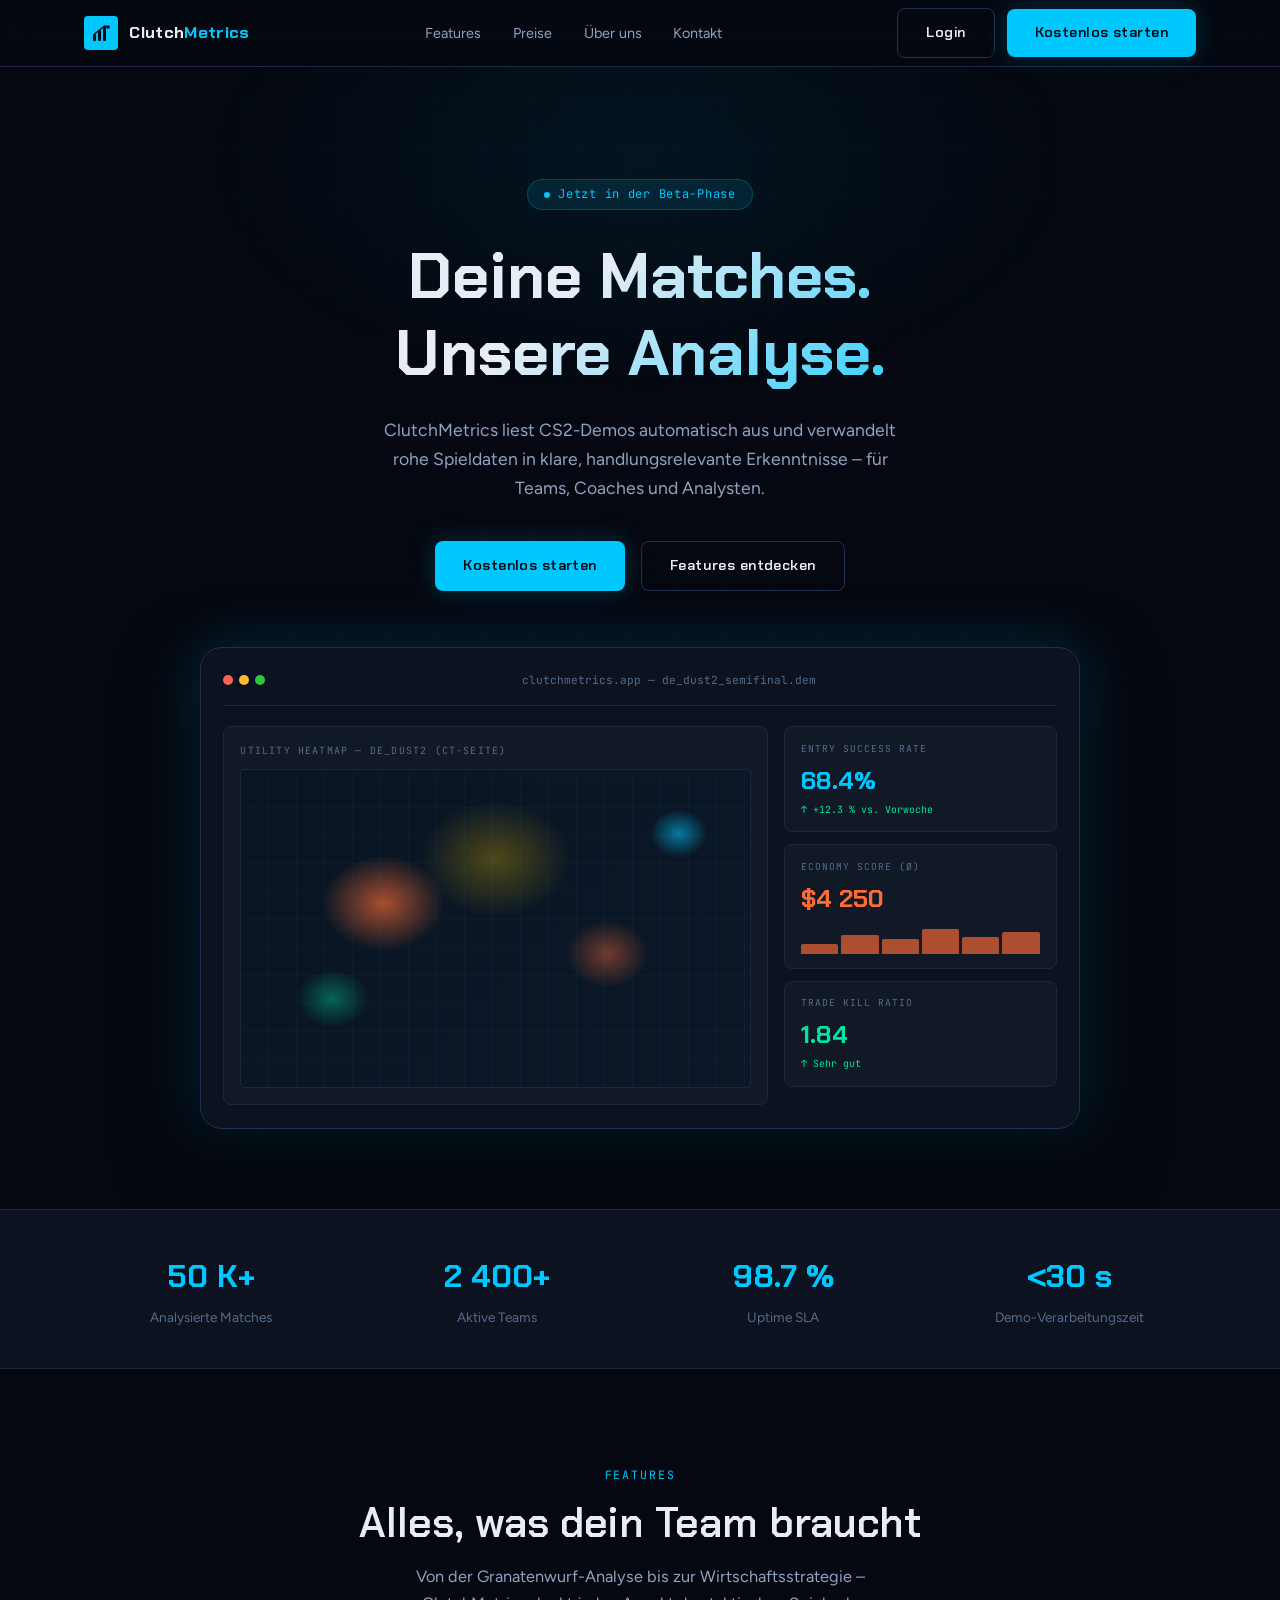
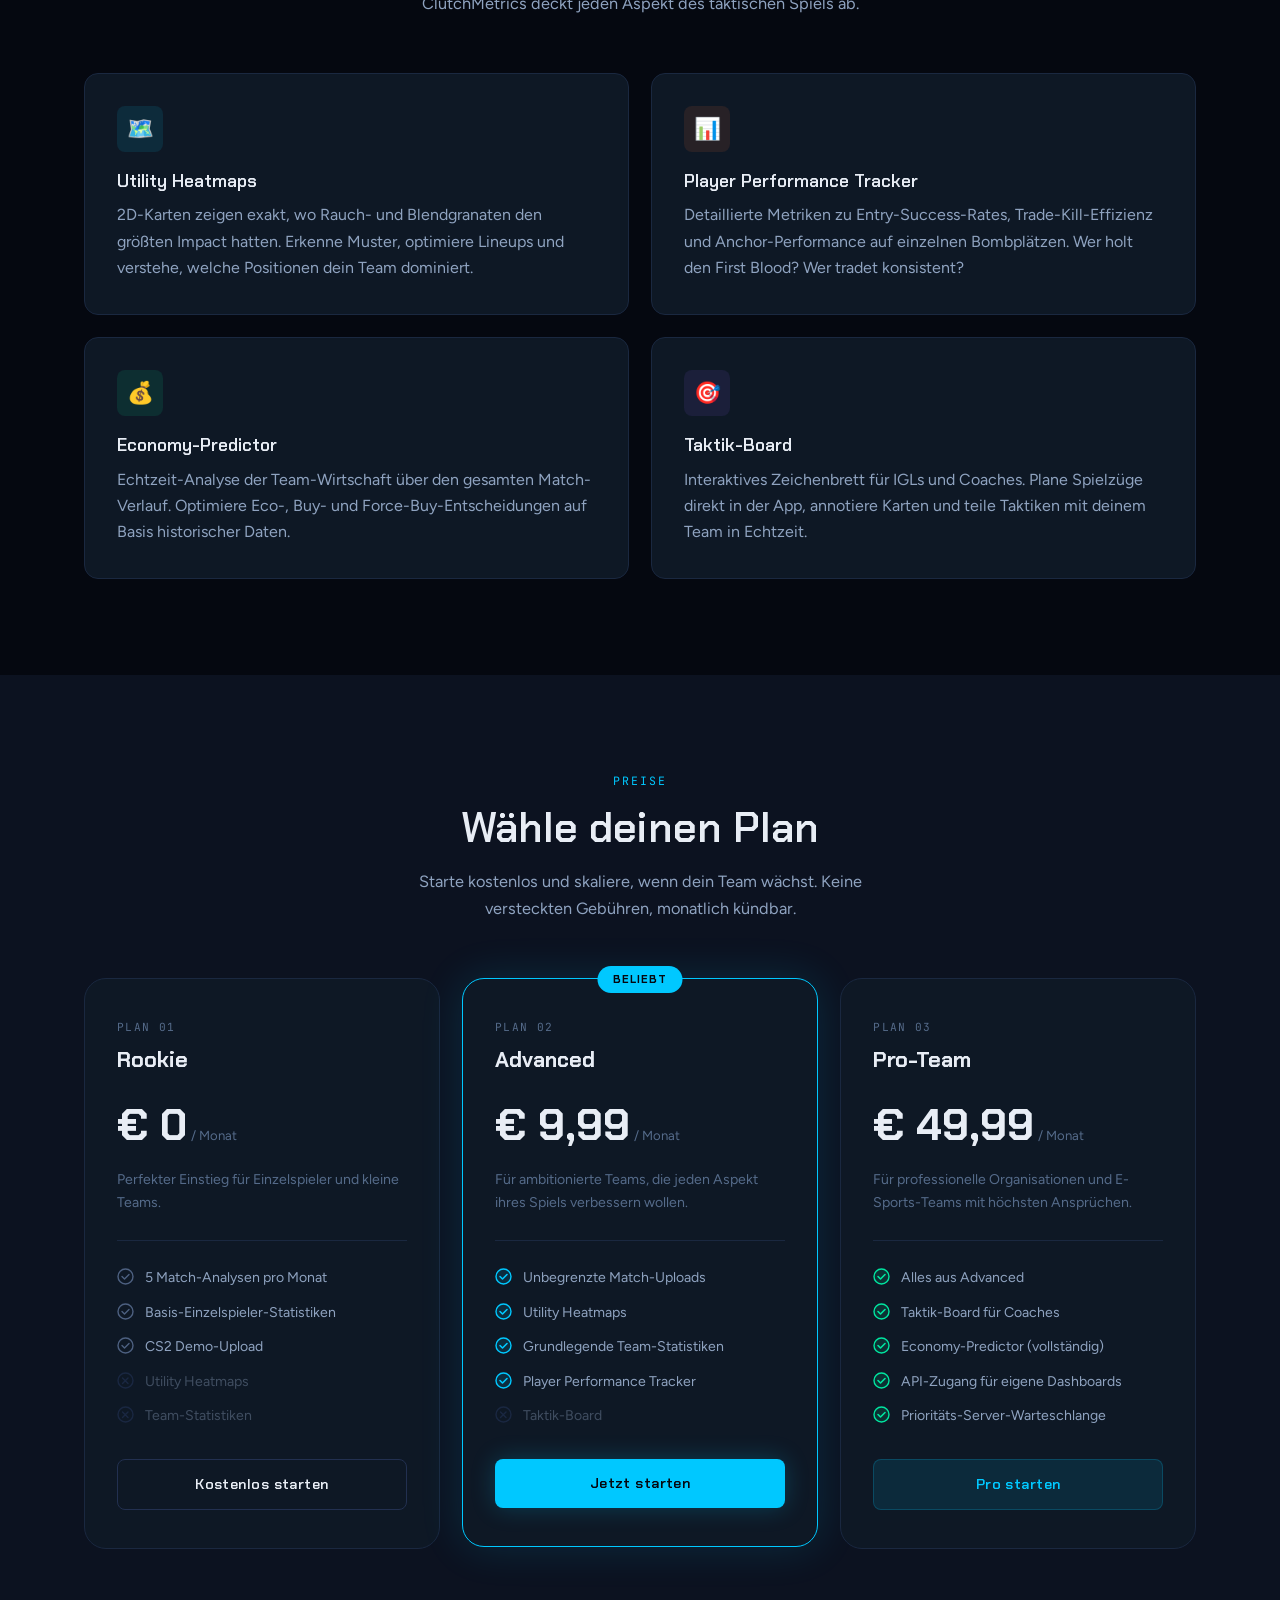
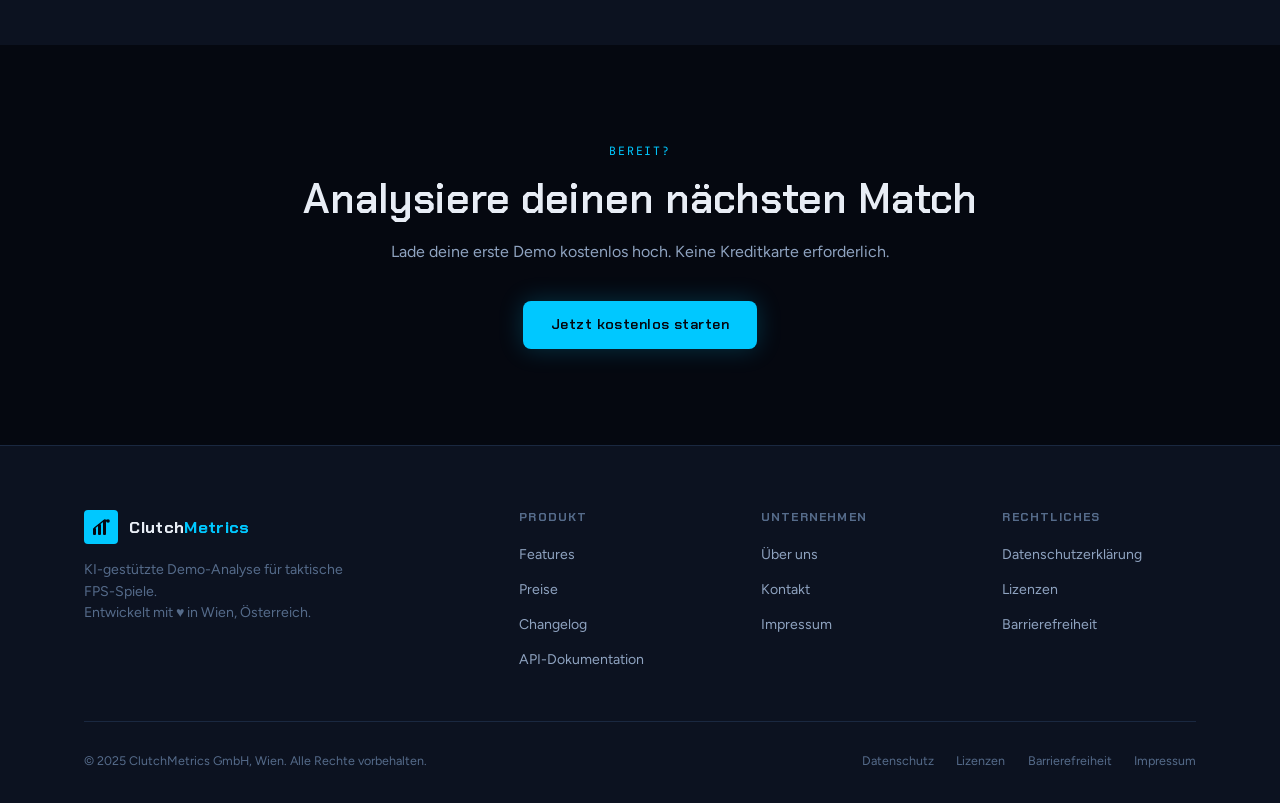
<file: index.html>
<!DOCTYPE html>
<html lang="de">
<head>
    <meta charset="UTF-8">
    <meta name="viewport" content="width=device-width, initial-scale=1.0">
    <title>ClutchMetrics – KI-Analyse für taktische FPS-Spiele</title>
    <meta name="description" content="ClutchMetrics analysiert CS2-Demos automatisch und liefert Heatmaps, Performance-Tracking und Economy-Prognosen für ambitionierte Teams und Coaches.">

    <!--
        MEDIEN & LIZENZEN (Aufgabe 2):
        - Schriftarten: Google Fonts (Chakra Petch, Figtree, JetBrains Mono)
          Lizenz: SIL Open Font License 1.1 (OFL) – kostenlose kommerzielle Nutzung erlaubt
          Quelle: https://fonts.google.com
          Urheber: Chakra Petch – Jayson Thailand; Figtree – Erik Kennedy; JetBrains Mono – JetBrains
        - Icons / Grafiken: Alle SVGs selbst erstellt (inline), kein Drittanbieter-Urheber
        - Fotos: keine externen Bilder verwendet; Mockup ist CSS/SVG-generiert
        Hinweis: KI-generierter Code erstellt durch Claude (Anthropic) – Claude Sonnet 4.6
    -->
    <link rel="preconnect" href="https://fonts.googleapis.com">
    <link rel="preconnect" href="https://fonts.gstatic.com" crossorigin>
    <link href="https://fonts.googleapis.com/css2?family=Chakra+Petch:wght@400;600;700&family=Figtree:wght@300;400;500;600&family=JetBrains+Mono:wght@400;500&display=swap" rel="stylesheet">

    <style>
        /* ============================================================
           CSS DESIGN SYSTEM — ClutchMetrics
           Tool: Claude (Anthropic) — claude-sonnet-4-6
        ============================================================ */
        :root {
            --bg-base:      #050810;
            --bg-surface:   #0c1220;
            --bg-elevated:  #111927;
            --bg-card:      #0e1825;

            --border-subtle:  #1a2840;
            --border-default: #223050;
            --border-bright:  #2d4070;

            --accent-cyan:       #00c8ff;
            --accent-cyan-dim:   rgba(0, 200, 255, 0.10);
            --accent-cyan-glow:  rgba(0, 200, 255, 0.22);
            --accent-orange:     #ff6b35;
            --accent-orange-dim: rgba(255, 107, 53, 0.10);
            --accent-green:      #00e5a0;
            --accent-green-dim:  rgba(0, 229, 160, 0.10);

            /* WCAG AA: alle Texte ≥ 4.5:1 auf bg-base */
            --text-primary:   #e8edf5;   /* ~17:1 on bg-base */
            --text-secondary: #8fa3c0;   /* ~5.8:1 on bg-base */
            --text-muted:     #556b8a;   /* ~3.5:1 – nur für large text / dekorativ */
            --text-on-accent: #050810;   /* für Buttons mit hellem BG */

            --font-display: 'Chakra Petch', sans-serif;
            --font-body:    'Figtree', sans-serif;
            --font-mono:    'JetBrains Mono', monospace;

            --r-sm: 4px;
            --r-md: 8px;
            --r-lg: 14px;
            --r-xl: 22px;
        }

        /* ===== RESET ===== */
        *, *::before, *::after { box-sizing: border-box; margin: 0; padding: 0; }
        html { scroll-behavior: smooth; }
        body {
            background: var(--bg-base);
            color: var(--text-primary);
            font-family: var(--font-body);
            font-size: 16px;
            line-height: 1.65;
            overflow-x: hidden;
        }

        /* Grid-Textur */
        body::before {
            content: '';
            position: fixed;
            inset: 0;
            background-image:
                linear-gradient(rgba(0,200,255,.025) 1px, transparent 1px),
                linear-gradient(90deg, rgba(0,200,255,.025) 1px, transparent 1px);
            background-size: 48px 48px;
            pointer-events: none;
            z-index: 0;
        }

        /* ===== ACCESSIBILITY ===== */
        /* Skip Link (WCAG 2.4.1) */
        .skip-link {
            position: absolute;
            top: -120%;
            left: 1rem;
            background: var(--accent-cyan);
            color: var(--text-on-accent);
            padding: .7rem 1.4rem;
            border-radius: var(--r-md);
            font-family: var(--font-body);
            font-weight: 600;
            font-size: .95rem;
            text-decoration: none;
            z-index: 9999;
            transition: top .2s;
        }
        .skip-link:focus { top: 1rem; }

        /* Focus-Ring (WCAG 2.4.11) */
        :focus-visible {
            outline: 2px solid var(--accent-cyan);
            outline-offset: 3px;
            border-radius: var(--r-sm);
        }

        /* ===== TYPOGRAPHY ===== */
        h1,h2,h3,h4,h5,h6 {
            font-family: var(--font-display);
            line-height: 1.2;
            color: var(--text-primary);
        }
        h1 { font-size: clamp(2.4rem, 5vw, 4.2rem); font-weight: 700; }
        h2 { font-size: clamp(1.7rem, 3.5vw, 2.6rem); font-weight: 600; }
        h3 { font-size: clamp(1.1rem, 2vw, 1.45rem); font-weight: 600; }
        p  { color: var(--text-secondary); }
        a  { color: var(--accent-cyan); text-decoration: none; }
        a:hover { text-decoration: underline; }

        /* ===== LAYOUT ===== */
        .container {
            max-width: 1160px;
            margin: 0 auto;
            padding: 0 1.5rem;
            position: relative;
            z-index: 1;
        }
        section { padding: 6rem 0; }

        /* ===== BUTTONS ===== */
        .btn {
            display: inline-flex;
            align-items: center;
            justify-content: center;
            gap: .5rem;
            padding: .78rem 1.75rem;
            border-radius: var(--r-md);
            font-family: var(--font-display);
            font-size: .9rem;
            font-weight: 600;
            letter-spacing: .03em;
            cursor: pointer;
            border: none;
            text-decoration: none;
            transition: all .2s ease;
            white-space: nowrap;
        }
        .btn:hover { text-decoration: none; transform: translateY(-1px); }
        .btn:active { transform: translateY(0); }

        .btn-primary {
            background: var(--accent-cyan);
            color: var(--text-on-accent);
            box-shadow: 0 0 24px var(--accent-cyan-glow);
        }
        .btn-primary:hover {
            background: #29d3ff;
            box-shadow: 0 0 36px rgba(0,200,255,.4);
            color: var(--text-on-accent);
        }
        .btn-outline {
            background: transparent;
            color: var(--text-primary);
            border: 1px solid var(--border-default);
        }
        .btn-outline:hover {
            border-color: var(--accent-cyan);
            color: var(--accent-cyan);
        }
        .btn-ghost {
            background: var(--accent-cyan-dim);
            color: var(--accent-cyan);
            border: 1px solid rgba(0,200,255,.2);
        }
        .btn-ghost:hover { background: rgba(0,200,255,.18); }

        /* ===== SECTION LABEL ===== */
        .section-label {
            display: block;
            font-family: var(--font-mono);
            font-size: .72rem;
            color: var(--accent-cyan);
            letter-spacing: .16em;
            text-transform: uppercase;
            margin-bottom: .9rem;
        }

        /* ===== HEADER ===== */
        .site-header {
            position: sticky;
            top: 0;
            z-index: 200;
            background: rgba(5,8,16,.88);
            backdrop-filter: blur(18px);
            -webkit-backdrop-filter: blur(18px);
            border-bottom: 1px solid var(--border-subtle);
        }
        .nav-inner {
            display: flex;
            align-items: center;
            justify-content: space-between;
            height: 66px;
            gap: 1.5rem;
        }

        /* Logo */
        .nav-logo {
            display: flex;
            align-items: center;
            gap: .7rem;
            text-decoration: none;
            color: var(--text-primary);
            flex-shrink: 0;
        }
        .nav-logo:hover { text-decoration: none; }
        .logo-box {
            width: 34px; height: 34px;
            background: var(--accent-cyan);
            border-radius: var(--r-sm);
            display: flex; align-items: center; justify-content: center;
        }
        .logo-wordmark {
            font-family: var(--font-display);
            font-size: 1.05rem;
            font-weight: 700;
            letter-spacing: .02em;
        }
        .logo-wordmark span { color: var(--accent-cyan); }

        /* Nav links */
        .nav-links {
            display: flex;
            align-items: center;
            gap: .1rem;
            list-style: none;
        }
        .nav-links a {
            padding: .45rem .95rem;
            color: var(--text-secondary);
            font-size: .9rem;
            border-radius: var(--r-sm);
            transition: color .2s, background .2s;
        }
        .nav-links a:hover {
            color: var(--text-primary);
            background: rgba(255,255,255,.05);
            text-decoration: none;
        }

        .nav-actions { display: flex; align-items: center; gap: .75rem; }

        /* Mobile toggle */
        .nav-toggle {
            display: none;
            background: none;
            border: 1px solid var(--border-default);
            color: var(--text-primary);
            padding: .45rem .55rem;
            border-radius: var(--r-sm);
            cursor: pointer;
        }
        @media (max-width: 820px) {
            .nav-links, .nav-actions { display: none; }
            .nav-toggle { display: flex; align-items: center; }
            .nav-links.open {
                display: flex; flex-direction: column; align-items: stretch;
                position: absolute; top: 66px; left: 0; right: 0;
                background: var(--bg-surface);
                border-bottom: 1px solid var(--border-subtle);
                padding: 1rem 1.5rem; gap: .2rem;
            }
        }

        /* ===== HERO ===== */
        .hero {
            padding: 7rem 0 5rem;
            position: relative;
            overflow: hidden;
        }
        .hero-glow {
            position: absolute;
            top: -160px; left: 50%;
            transform: translateX(-50%);
            width: 900px; height: 500px;
            background: radial-gradient(ellipse, rgba(0,200,255,.07) 0%, transparent 68%);
            pointer-events: none;
        }
        .hero-content { max-width: 740px; margin: 0 auto; text-align: center; }

        .hero-eyebrow {
            display: inline-flex; align-items: center; gap: .5rem;
            background: var(--accent-cyan-dim);
            border: 1px solid rgba(0,200,255,.22);
            border-radius: 100px;
            padding: .3rem 1rem;
            margin-bottom: 1.8rem;
            font-family: var(--font-mono);
            font-size: .75rem;
            color: var(--accent-cyan);
            letter-spacing: .06em;
        }
        .hero-eyebrow .dot {
            width: 6px; height: 6px;
            background: var(--accent-cyan);
            border-radius: 50%;
            animation: blink 2s infinite;
        }
        @keyframes blink {
            0%,100% { opacity: 1; } 50% { opacity: .4; }
        }

        .hero h1 {
            margin-bottom: 1.4rem;
            background: linear-gradient(140deg, #e8edf5 40%, var(--accent-cyan) 100%);
            -webkit-background-clip: text;
            -webkit-text-fill-color: transparent;
            background-clip: text;
        }
        .hero-sub {
            font-size: 1.1rem;
            max-width: 540px; margin: 0 auto 2.4rem;
            color: var(--text-secondary);
        }
        .hero-actions {
            display: flex; gap: 1rem;
            justify-content: center; flex-wrap: wrap;
            margin-bottom: 3.5rem;
        }

        /* Mockup */
        .hero-mockup {
            max-width: 880px; margin: 0 auto;
            background: var(--bg-surface);
            border: 1px solid var(--border-default);
            border-radius: var(--r-xl);
            padding: 1.4rem;
            box-shadow: 0 32px 80px rgba(0,0,0,.55), 0 0 60px var(--accent-cyan-glow);
            overflow: hidden;
        }
        .mockup-bar {
            display: flex; align-items: center; gap: 1rem;
            margin-bottom: 1.25rem;
            padding-bottom: 1rem;
            border-bottom: 1px solid var(--border-subtle);
        }
        .mockup-dots { display: flex; gap: 6px; }
        .mockup-dots span {
            display: block; width: 10px; height: 10px; border-radius: 50%;
        }
        .mockup-dots span:nth-child(1) { background: #ff5f57; }
        .mockup-dots span:nth-child(2) { background: #febc2e; }
        .mockup-dots span:nth-child(3) { background: #28c840; }
        .mockup-tab {
            font-family: var(--font-mono); font-size: .7rem;
            color: var(--text-muted); flex: 1; text-align: center;
        }
        .mockup-layout {
            display: grid; grid-template-columns: 2fr 1fr; gap: 1rem;
        }
        @media (max-width: 600px) { .mockup-layout { grid-template-columns: 1fr; } }

        /* Heatmap vis */
        .mockup-panel {
            background: var(--bg-elevated);
            border: 1px solid var(--border-subtle);
            border-radius: var(--r-md); padding: 1rem;
        }
        .panel-label {
            font-family: var(--font-mono); font-size: .62rem;
            color: var(--text-muted); text-transform: uppercase;
            letter-spacing: .12em; margin-bottom: .6rem;
        }
        .heatmap-vis {
            width: 100%; aspect-ratio: 4/2.5;
            background:
                radial-gradient(ellipse 90px 70px at 28% 42%, rgba(255,107,53,.65) 0%, transparent 68%),
                radial-gradient(ellipse 60px 50px at 72% 58%, rgba(255,107,53,.42) 0%, transparent 68%),
                radial-gradient(ellipse 110px 85px at 50% 28%, rgba(255,200,0,.28) 0%, transparent 68%),
                radial-gradient(ellipse 42px 35px at 86% 20%, rgba(0,200,255,.55) 0%, transparent 68%),
                radial-gradient(ellipse 52px 42px at 18% 72%, rgba(0,229,160,.38) 0%, transparent 68%),
                linear-gradient(135deg, #091522, #0c1828);
            border-radius: var(--r-sm);
            border: 1px solid var(--border-subtle);
            position: relative; overflow: hidden;
        }
        .heatmap-vis::after {
            content: '';
            position: absolute; inset: 0;
            background:
                repeating-linear-gradient(0deg, transparent, transparent 27px, rgba(0,200,255,.04) 27px, rgba(0,200,255,.04) 28px),
                repeating-linear-gradient(90deg, transparent, transparent 27px, rgba(0,200,255,.04) 27px, rgba(0,200,255,.04) 28px);
        }

        /* Stat cards */
        .mockup-stats { display: flex; flex-direction: column; gap: .75rem; }
        .stat-tile {
            background: var(--bg-elevated);
            border: 1px solid var(--border-subtle);
            border-radius: var(--r-md); padding: .85rem 1rem;
        }
        .stat-tile-label {
            font-family: var(--font-mono); font-size: .6rem;
            color: var(--text-muted); text-transform: uppercase;
            letter-spacing: .1em; margin-bottom: .25rem;
        }
        .stat-tile-val {
            font-family: var(--font-display); font-size: 1.55rem; font-weight: 700;
        }
        .val-cyan   { color: var(--accent-cyan); }
        .val-orange { color: var(--accent-orange); }
        .val-green  { color: var(--accent-green); }
        .stat-delta {
            font-family: var(--font-mono); font-size: .62rem;
            color: var(--accent-green);
        }
        .mini-bars {
            display: flex; align-items: flex-end; gap: 3px; height: 28px; margin-top: .4rem;
        }
        .mini-bar {
            flex: 1; background: var(--accent-orange);
            border-radius: 2px 2px 0 0; opacity: .65;
        }

        /* ===== STATS STRIP ===== */
        .stats-strip {
            padding: 2.5rem 0;
            background: var(--bg-surface);
            border-top: 1px solid var(--border-subtle);
            border-bottom: 1px solid var(--border-subtle);
        }
        .stats-inner {
            display: grid; grid-template-columns: repeat(4, 1fr);
            gap: 2rem; text-align: center;
        }
        @media (max-width: 580px) { .stats-inner { grid-template-columns: repeat(2, 1fr); } }
        .strip-val {
            display: block;
            font-family: var(--font-display); font-size: 2rem; font-weight: 700;
            color: var(--accent-cyan);
        }
        .strip-desc { font-size: .85rem; color: var(--text-muted); margin-top: .2rem; }

        /* ===== FEATURES ===== */
        .section-header { text-align: center; margin-bottom: 3.5rem; }
        .section-header h2 { margin-bottom: .9rem; }
        .section-header p  { max-width: 500px; margin: 0 auto; font-size: 1.02rem; }

        .features-grid {
            display: grid; grid-template-columns: repeat(2, 1fr); gap: 1.4rem;
        }
        @media (max-width: 680px) { .features-grid { grid-template-columns: 1fr; } }

        .feat-card {
            background: var(--bg-card);
            border: 1px solid var(--border-subtle);
            border-radius: var(--r-lg); padding: 2rem;
            transition: border-color .25s, transform .25s;
        }
        .feat-card:hover { border-color: var(--border-bright); transform: translateY(-2px); }

        .feat-icon {
            width: 46px; height: 46px;
            border-radius: var(--r-md);
            display: flex; align-items: center; justify-content: center;
            margin-bottom: 1.2rem; font-size: 1.35rem;
        }
        .ic-cyan   { background: var(--accent-cyan-dim); }
        .ic-orange { background: var(--accent-orange-dim); }
        .ic-green  { background: var(--accent-green-dim); }
        .ic-purple { background: rgba(139,92,246,.1); }
        .feat-card h3 { margin-bottom: .65rem; font-size: 1.1rem; }

        /* ===== PRICING ===== */
        .pricing-bg { background: var(--bg-surface); }
        .pricing-grid {
            display: grid; grid-template-columns: repeat(3,1fr); gap: 1.4rem;
            align-items: start;
        }
        @media (max-width: 840px) {
            .pricing-grid { grid-template-columns: 1fr; max-width: 420px; margin: 0 auto; }
        }

        .plan-card {
            background: var(--bg-card);
            border: 1px solid var(--border-subtle);
            border-radius: var(--r-xl); padding: 2.4rem 2rem;
            position: relative;
        }
        .plan-card.featured {
            border-color: var(--accent-cyan);
            box-shadow: 0 0 44px rgba(0,200,255,.14);
        }
        .plan-badge {
            position: absolute; top: -13px; left: 50%; transform: translateX(-50%);
            background: var(--accent-cyan); color: var(--text-on-accent);
            font-family: var(--font-display); font-size: .68rem; font-weight: 700;
            letter-spacing: .1em; text-transform: uppercase;
            padding: .28rem .95rem; border-radius: 100px; white-space: nowrap;
        }

        .plan-tier {
            font-family: var(--font-mono); font-size: .7rem;
            color: var(--text-muted); letter-spacing: .12em; text-transform: uppercase;
            margin-bottom: .45rem;
        }
        .plan-name {
            font-family: var(--font-display); font-size: 1.35rem; font-weight: 700;
            margin-bottom: .7rem;
        }
        .plan-price { margin-bottom: .4rem; }
        .price-big {
            font-family: var(--font-display); font-size: 2.7rem; font-weight: 700;
        }
        .price-per { font-size: .82rem; color: var(--text-muted); }
        .plan-desc {
            font-size: .88rem; color: var(--text-muted);
            margin-bottom: 1.6rem; padding-bottom: 1.6rem;
            border-bottom: 1px solid var(--border-subtle);
        }
        .plan-features {
            list-style: none; display: flex; flex-direction: column;
            gap: .7rem; margin-bottom: 2rem;
        }
        .plan-features li {
            display: flex; align-items: flex-start; gap: .7rem;
            font-size: .88rem; color: var(--text-secondary);
        }
        .plan-features li.off { opacity: .38; }
        .chk { width: 17px; height: 17px; flex-shrink: 0; margin-top: 2px; }
        .plan-cta { width: 100%; }

        /* ===== CTA BANNER ===== */
        .cta-banner {
            text-align: center; padding: 6rem 0;
        }
        .cta-banner h2 { margin-bottom: .9rem; }
        .cta-banner p  { margin-bottom: 2.2rem; }

        /* ===== FOOTER ===== */
        .site-footer {
            background: var(--bg-surface);
            border-top: 1px solid var(--border-subtle);
            padding: 4rem 0 2rem;
        }
        .footer-grid {
            display: grid; grid-template-columns: 2fr 1fr 1fr 1fr;
            gap: 3rem; margin-bottom: 3rem;
        }
        @media (max-width: 760px) { .footer-grid { grid-template-columns: 1fr 1fr; } }
        @media (max-width: 480px) { .footer-grid { grid-template-columns: 1fr; } }

        .footer-brand p {
            font-size: .88rem; color: var(--text-muted);
            margin-top: .9rem; max-width: 260px; line-height: 1.55;
        }
        .footer-col h4 {
            font-family: var(--font-display); font-size: .75rem;
            letter-spacing: .1em; text-transform: uppercase;
            color: var(--text-muted); margin-bottom: 1rem;
        }
        .footer-col ul { list-style: none; display: flex; flex-direction: column; gap: .55rem; }
        .footer-col ul a {
            font-size: .88rem; color: var(--text-secondary);
            transition: color .2s;
        }
        .footer-col ul a:hover { color: var(--accent-cyan); text-decoration: none; }

        .footer-bottom {
            border-top: 1px solid var(--border-subtle);
            padding-top: 1.8rem;
            display: flex; justify-content: space-between;
            align-items: center; flex-wrap: wrap; gap: 1rem;
        }
        .footer-bottom p { font-size: .78rem; color: var(--text-muted); }
        .footer-legal { display: flex; gap: 1.4rem; flex-wrap: wrap; }
        .footer-legal a { font-size: .78rem; color: var(--text-muted); }
        .footer-legal a:hover { color: var(--accent-cyan); }

        /* ===== REDUCED MOTION ===== */
        @media (prefers-reduced-motion: reduce) {
            *, *::before, *::after { animation: none !important; transition: none !important; }
            html { scroll-behavior: auto; }
        }
    </style>
</head>
<body>

    <!-- Skip Link (WCAG 2.4.1) -->
    <a class="skip-link" href="#main-content">Zum Hauptinhalt springen</a>

    <!-- ================================================================
         HEADER
    ================================================================ -->
    <header class="site-header" role="banner">
        <div class="container">
            <nav class="nav-inner" role="navigation" aria-label="Hauptnavigation">

                <a href="index.html" class="nav-logo" aria-label="ClutchMetrics – zur Startseite">
                    <div class="logo-box" aria-hidden="true">
                        <svg width="20" height="20" viewBox="0 0 20 20" fill="none">
                            <rect x="2"  y="11" width="3" height="7" rx="1" fill="#050810"/>
                            <rect x="7"  y="7"  width="3" height="11" rx="1" fill="#050810"/>
                            <rect x="12" y="3"  width="3" height="15" rx="1" fill="#050810"/>
                            <circle cx="17" cy="4" r="1.8" fill="#050810"/>
                            <polyline points="3.5,11 8.5,7 13.5,3 17,4"
                                      stroke="#050810" stroke-width="1.4" fill="none"
                                      stroke-linecap="round" stroke-linejoin="round"/>
                        </svg>
                    </div>
                    <span class="logo-wordmark">Clutch<span>Metrics</span></span>
                </a>

                <button class="nav-toggle"
                        aria-expanded="false"
                        aria-controls="primary-nav"
                        aria-label="Navigation öffnen">
                    <svg width="20" height="20" viewBox="0 0 20 20" fill="none" aria-hidden="true">
                        <path d="M2 5h16M2 10h16M2 15h16"
                              stroke="currentColor" stroke-width="1.8" stroke-linecap="round"/>
                    </svg>
                </button>

                <ul class="nav-links" id="primary-nav" role="list">
                    <li><a href="#features">Features</a></li>
                    <li><a href="#pricing">Preise</a></li>
                    <li><a href="about.html">Über uns</a></li>
                    <li><a href="contact.html">Kontakt</a></li>
                </ul>

                <div class="nav-actions">
                    <a href="#pricing" class="btn btn-outline">Login</a>
                    <a href="#pricing" class="btn btn-primary">Kostenlos starten</a>
                </div>

            </nav>
        </div>
    </header>

    <!-- ================================================================
         MAIN
    ================================================================ -->
    <main id="main-content" tabindex="-1">

        <!-- HERO -->
        <section class="hero" aria-labelledby="hero-h1">
            <div class="hero-glow" aria-hidden="true"></div>
            <div class="container">
                <div class="hero-content">
                    <div class="hero-eyebrow" role="text" aria-label="Status: Jetzt in der Beta-Phase">
                        <span class="dot" aria-hidden="true"></span>
                        Jetzt in der Beta-Phase
                    </div>

                    <h1 id="hero-h1">Deine Matches.<br>Unsere Analyse.</h1>

                    <p class="hero-sub">
                        ClutchMetrics liest CS2-Demos automatisch aus und verwandelt
                        rohe Spieldaten in klare, handlungsrelevante Erkenntnisse –
                        für Teams, Coaches und Analysten.
                    </p>

                    <div class="hero-actions">
                        <a href="#pricing" class="btn btn-primary">Kostenlos starten</a>
                        <a href="#features" class="btn btn-outline">Features entdecken</a>
                    </div>
                </div>

                <!-- Dekoratives App-Mockup – rein visuell, kein informativer Inhalt -->
                <div class="hero-mockup" aria-hidden="true" role="presentation">
                    <div class="mockup-bar">
                        <div class="mockup-dots">
                            <span></span><span></span><span></span>
                        </div>
                        <span class="mockup-tab">
                            clutchmetrics.app — de_dust2_semifinal.dem
                        </span>
                    </div>
                    <div class="mockup-layout">
                        <div class="mockup-panel">
                            <div class="panel-label">Utility Heatmap — de_dust2 (CT-Seite)</div>
                            <div class="heatmap-vis"></div>
                        </div>
                        <div class="mockup-stats">
                            <div class="stat-tile">
                                <div class="stat-tile-label">Entry Success Rate</div>
                                <div class="stat-tile-val val-cyan">68.4%</div>
                                <div class="stat-delta">↑ +12.3 % vs. Vorwoche</div>
                            </div>
                            <div class="stat-tile">
                                <div class="stat-tile-label">Economy Score (Ø)</div>
                                <div class="stat-tile-val val-orange">$4 250</div>
                                <div class="mini-bars">
                                    <div class="mini-bar" style="height:38%"></div>
                                    <div class="mini-bar" style="height:68%"></div>
                                    <div class="mini-bar" style="height:54%"></div>
                                    <div class="mini-bar" style="height:91%"></div>
                                    <div class="mini-bar" style="height:63%"></div>
                                    <div class="mini-bar" style="height:79%"></div>
                                </div>
                            </div>
                            <div class="stat-tile">
                                <div class="stat-tile-label">Trade Kill Ratio</div>
                                <div class="stat-tile-val val-green">1.84</div>
                                <div class="stat-delta">↑ Sehr gut</div>
                            </div>
                        </div>
                    </div>
                </div><!-- /hero-mockup -->
            </div>
        </section>

        <!-- STATS STRIP -->
        <div class="stats-strip" role="region" aria-label="Produktkennzahlen">
            <div class="container">
                <div class="stats-inner">
                    <div>
                        <span class="strip-val">50 K+</span>
                        <p class="strip-desc">Analysierte Matches</p>
                    </div>
                    <div>
                        <span class="strip-val">2 400+</span>
                        <p class="strip-desc">Aktive Teams</p>
                    </div>
                    <div>
                        <span class="strip-val">98.7 %</span>
                        <p class="strip-desc">Uptime SLA</p>
                    </div>
                    <div>
                        <span class="strip-val">&lt;30 s</span>
                        <p class="strip-desc">Demo-Verarbeitungszeit</p>
                    </div>
                </div>
            </div>
        </div>

        <!-- FEATURES -->
        <section id="features" aria-labelledby="feat-heading">
            <div class="container">
                <div class="section-header">
                    <span class="section-label">Features</span>
                    <h2 id="feat-heading">Alles, was dein Team braucht</h2>
                    <p>Von der Granatenwurf-Analyse bis zur Wirtschaftsstrategie –
                       ClutchMetrics deckt jeden Aspekt des taktischen Spiels ab.</p>
                </div>
                <div class="features-grid">

                    <article class="feat-card">
                        <div class="feat-icon ic-cyan" aria-hidden="true">🗺️</div>
                        <h3>Utility Heatmaps</h3>
                        <p>2D-Karten zeigen exakt, wo Rauch- und Blendgranaten den
                           größten Impact hatten. Erkenne Muster, optimiere Lineups
                           und verstehe, welche Positionen dein Team dominiert.</p>
                    </article>

                    <article class="feat-card">
                        <div class="feat-icon ic-orange" aria-hidden="true">📊</div>
                        <h3>Player Performance Tracker</h3>
                        <p>Detaillierte Metriken zu Entry-Success-Rates, Trade-Kill-Effizienz
                           und Anchor-Performance auf einzelnen Bombplätzen.
                           Wer holt den First Blood? Wer tradet konsistent?</p>
                    </article>

                    <article class="feat-card">
                        <div class="feat-icon ic-green" aria-hidden="true">💰</div>
                        <h3>Economy-Predictor</h3>
                        <p>Echtzeit-Analyse der Team-Wirtschaft über den gesamten
                           Match-Verlauf. Optimiere Eco-, Buy- und Force-Buy-Entscheidungen
                           auf Basis historischer Daten.</p>
                    </article>

                    <article class="feat-card">
                        <div class="feat-icon ic-purple" aria-hidden="true">🎯</div>
                        <h3>Taktik-Board</h3>
                        <p>Interaktives Zeichenbrett für IGLs und Coaches.
                           Plane Spielzüge direkt in der App, annotiere Karten und
                           teile Taktiken mit deinem Team in Echtzeit.</p>
                    </article>

                </div>
            </div>
        </section>

        <!-- PRICING -->
        <section id="pricing" class="pricing-bg" aria-labelledby="pricing-heading">
            <div class="container">
                <div class="section-header">
                    <span class="section-label">Preise</span>
                    <h2 id="pricing-heading">Wähle deinen Plan</h2>
                    <p>Starte kostenlos und skaliere, wenn dein Team wächst.
                       Keine versteckten Gebühren, monatlich kündbar.</p>
                </div>

                <div class="pricing-grid">

                    <!-- Plan 1: Rookie -->
                    <article class="plan-card" aria-label="Rookie-Plan: kostenlos">
                        <div class="plan-tier">Plan 01</div>
                        <div class="plan-name">Rookie</div>
                        <div class="plan-price">
                            <span class="price-big">€ 0</span>
                            <span class="price-per"> / Monat</span>
                        </div>
                        <p class="plan-desc">Perfekter Einstieg für Einzelspieler und kleine Teams.</p>
                        <ul class="plan-features" aria-label="Enthaltene Features">
                            <li>
                                <svg class="chk" viewBox="0 0 17 17" fill="none" aria-hidden="true">
                                    <circle cx="8.5" cy="8.5" r="7.5" stroke="#4d6080" stroke-width="1.4"/>
                                    <path d="M5 8.5l2.5 2.5 4.5-4.5"
                                          stroke="#4d6080" stroke-width="1.4"
                                          stroke-linecap="round" stroke-linejoin="round"/>
                                </svg>
                                5 Match-Analysen pro Monat
                            </li>
                            <li>
                                <svg class="chk" viewBox="0 0 17 17" fill="none" aria-hidden="true">
                                    <circle cx="8.5" cy="8.5" r="7.5" stroke="#4d6080" stroke-width="1.4"/>
                                    <path d="M5 8.5l2.5 2.5 4.5-4.5"
                                          stroke="#4d6080" stroke-width="1.4"
                                          stroke-linecap="round" stroke-linejoin="round"/>
                                </svg>
                                Basis-Einzelspieler-Statistiken
                            </li>
                            <li>
                                <svg class="chk" viewBox="0 0 17 17" fill="none" aria-hidden="true">
                                    <circle cx="8.5" cy="8.5" r="7.5" stroke="#4d6080" stroke-width="1.4"/>
                                    <path d="M5 8.5l2.5 2.5 4.5-4.5"
                                          stroke="#4d6080" stroke-width="1.4"
                                          stroke-linecap="round" stroke-linejoin="round"/>
                                </svg>
                                CS2 Demo-Upload
                            </li>
                            <li class="off" aria-label="Nicht enthalten: Utility Heatmaps">
                                <svg class="chk" viewBox="0 0 17 17" fill="none" aria-hidden="true">
                                    <circle cx="8.5" cy="8.5" r="7.5" stroke="#2d4070" stroke-width="1.4"/>
                                    <path d="M5.5 11.5l5.5-5.5M11 11.5L5.5 6"
                                          stroke="#2d4070" stroke-width="1.4" stroke-linecap="round"/>
                                </svg>
                                Utility Heatmaps
                            </li>
                            <li class="off" aria-label="Nicht enthalten: Team-Statistiken">
                                <svg class="chk" viewBox="0 0 17 17" fill="none" aria-hidden="true">
                                    <circle cx="8.5" cy="8.5" r="7.5" stroke="#2d4070" stroke-width="1.4"/>
                                    <path d="M5.5 11.5l5.5-5.5M11 11.5L5.5 6"
                                          stroke="#2d4070" stroke-width="1.4" stroke-linecap="round"/>
                                </svg>
                                Team-Statistiken
                            </li>
                        </ul>
                        <a href="#" class="btn btn-outline plan-cta"
                           aria-label="Rookie-Plan kostenlos starten">
                            Kostenlos starten
                        </a>
                    </article>

                    <!-- Plan 2: Advanced (featured) -->
                    <article class="plan-card featured" aria-label="Advanced-Plan: 9,99 Euro pro Monat – beliebtester Plan">
                        <div class="plan-badge" aria-label="Beliebtester Plan">Beliebt</div>
                        <div class="plan-tier">Plan 02</div>
                        <div class="plan-name">Advanced</div>
                        <div class="plan-price">
                            <span class="price-big">€ 9,99</span>
                            <span class="price-per"> / Monat</span>
                        </div>
                        <p class="plan-desc">Für ambitionierte Teams, die jeden Aspekt ihres Spiels verbessern wollen.</p>
                        <ul class="plan-features" aria-label="Enthaltene Features">
                            <li>
                                <svg class="chk" viewBox="0 0 17 17" fill="none" aria-hidden="true">
                                    <circle cx="8.5" cy="8.5" r="7.5"
                                            fill="rgba(0,200,255,.12)" stroke="#00c8ff" stroke-width="1.4"/>
                                    <path d="M5 8.5l2.5 2.5 4.5-4.5"
                                          stroke="#00c8ff" stroke-width="1.6"
                                          stroke-linecap="round" stroke-linejoin="round"/>
                                </svg>
                                Unbegrenzte Match-Uploads
                            </li>
                            <li>
                                <svg class="chk" viewBox="0 0 17 17" fill="none" aria-hidden="true">
                                    <circle cx="8.5" cy="8.5" r="7.5"
                                            fill="rgba(0,200,255,.12)" stroke="#00c8ff" stroke-width="1.4"/>
                                    <path d="M5 8.5l2.5 2.5 4.5-4.5"
                                          stroke="#00c8ff" stroke-width="1.6"
                                          stroke-linecap="round" stroke-linejoin="round"/>
                                </svg>
                                Utility Heatmaps
                            </li>
                            <li>
                                <svg class="chk" viewBox="0 0 17 17" fill="none" aria-hidden="true">
                                    <circle cx="8.5" cy="8.5" r="7.5"
                                            fill="rgba(0,200,255,.12)" stroke="#00c8ff" stroke-width="1.4"/>
                                    <path d="M5 8.5l2.5 2.5 4.5-4.5"
                                          stroke="#00c8ff" stroke-width="1.6"
                                          stroke-linecap="round" stroke-linejoin="round"/>
                                </svg>
                                Grundlegende Team-Statistiken
                            </li>
                            <li>
                                <svg class="chk" viewBox="0 0 17 17" fill="none" aria-hidden="true">
                                    <circle cx="8.5" cy="8.5" r="7.5"
                                            fill="rgba(0,200,255,.12)" stroke="#00c8ff" stroke-width="1.4"/>
                                    <path d="M5 8.5l2.5 2.5 4.5-4.5"
                                          stroke="#00c8ff" stroke-width="1.6"
                                          stroke-linecap="round" stroke-linejoin="round"/>
                                </svg>
                                Player Performance Tracker
                            </li>
                            <li class="off" aria-label="Nicht enthalten: Taktik-Board">
                                <svg class="chk" viewBox="0 0 17 17" fill="none" aria-hidden="true">
                                    <circle cx="8.5" cy="8.5" r="7.5" stroke="#2d4070" stroke-width="1.4"/>
                                    <path d="M5.5 11.5l5.5-5.5M11 11.5L5.5 6"
                                          stroke="#2d4070" stroke-width="1.4" stroke-linecap="round"/>
                                </svg>
                                Taktik-Board
                            </li>
                        </ul>
                        <a href="#" class="btn btn-primary plan-cta"
                           aria-label="Advanced-Plan für 9,99 Euro im Monat starten">
                            Jetzt starten
                        </a>
                    </article>

                    <!-- Plan 3: Pro-Team -->
                    <article class="plan-card" aria-label="Pro-Team-Plan: 49,99 Euro pro Monat">
                        <div class="plan-tier">Plan 03</div>
                        <div class="plan-name">Pro-Team</div>
                        <div class="plan-price">
                            <span class="price-big">€ 49,99</span>
                            <span class="price-per"> / Monat</span>
                        </div>
                        <p class="plan-desc">Für professionelle Organisationen und E-Sports-Teams mit höchsten Ansprüchen.</p>
                        <ul class="plan-features" aria-label="Enthaltene Features">
                            <li>
                                <svg class="chk" viewBox="0 0 17 17" fill="none" aria-hidden="true">
                                    <circle cx="8.5" cy="8.5" r="7.5"
                                            fill="rgba(0,229,160,.12)" stroke="#00e5a0" stroke-width="1.4"/>
                                    <path d="M5 8.5l2.5 2.5 4.5-4.5"
                                          stroke="#00e5a0" stroke-width="1.6"
                                          stroke-linecap="round" stroke-linejoin="round"/>
                                </svg>
                                Alles aus Advanced
                            </li>
                            <li>
                                <svg class="chk" viewBox="0 0 17 17" fill="none" aria-hidden="true">
                                    <circle cx="8.5" cy="8.5" r="7.5"
                                            fill="rgba(0,229,160,.12)" stroke="#00e5a0" stroke-width="1.4"/>
                                    <path d="M5 8.5l2.5 2.5 4.5-4.5"
                                          stroke="#00e5a0" stroke-width="1.6"
                                          stroke-linecap="round" stroke-linejoin="round"/>
                                </svg>
                                Taktik-Board für Coaches
                            </li>
                            <li>
                                <svg class="chk" viewBox="0 0 17 17" fill="none" aria-hidden="true">
                                    <circle cx="8.5" cy="8.5" r="7.5"
                                            fill="rgba(0,229,160,.12)" stroke="#00e5a0" stroke-width="1.4"/>
                                    <path d="M5 8.5l2.5 2.5 4.5-4.5"
                                          stroke="#00e5a0" stroke-width="1.6"
                                          stroke-linecap="round" stroke-linejoin="round"/>
                                </svg>
                                Economy-Predictor (vollständig)
                            </li>
                            <li>
                                <svg class="chk" viewBox="0 0 17 17" fill="none" aria-hidden="true">
                                    <circle cx="8.5" cy="8.5" r="7.5"
                                            fill="rgba(0,229,160,.12)" stroke="#00e5a0" stroke-width="1.4"/>
                                    <path d="M5 8.5l2.5 2.5 4.5-4.5"
                                          stroke="#00e5a0" stroke-width="1.6"
                                          stroke-linecap="round" stroke-linejoin="round"/>
                                </svg>
                                API-Zugang für eigene Dashboards
                            </li>
                            <li>
                                <svg class="chk" viewBox="0 0 17 17" fill="none" aria-hidden="true">
                                    <circle cx="8.5" cy="8.5" r="7.5"
                                            fill="rgba(0,229,160,.12)" stroke="#00e5a0" stroke-width="1.4"/>
                                    <path d="M5 8.5l2.5 2.5 4.5-4.5"
                                          stroke="#00e5a0" stroke-width="1.6"
                                          stroke-linecap="round" stroke-linejoin="round"/>
                                </svg>
                                Prioritäts-Server-Warteschlange
                            </li>
                        </ul>
                        <a href="#" class="btn btn-ghost plan-cta"
                           aria-label="Pro-Team-Plan für 49,99 Euro im Monat starten">
                            Pro starten
                        </a>
                    </article>

                </div><!-- /pricing-grid -->
            </div>
        </section>

        <!-- CTA BANNER -->
        <section class="cta-banner" aria-labelledby="cta-h2">
            <div class="container">
                <span class="section-label">Bereit?</span>
                <h2 id="cta-h2">Analysiere deinen nächsten Match</h2>
                <p>Lade deine erste Demo kostenlos hoch. Keine Kreditkarte erforderlich.</p>
                <a href="#pricing" class="btn btn-primary">
                    Jetzt kostenlos starten
                </a>
            </div>
        </section>

    </main>

    <!-- ================================================================
         FOOTER
    ================================================================ -->
    <footer class="site-footer" role="contentinfo">
        <div class="container">
            <div class="footer-grid">

                <div class="footer-brand">
                    <a href="index.html" class="nav-logo" aria-label="ClutchMetrics Startseite">
                        <div class="logo-box" aria-hidden="true">
                            <svg width="20" height="20" viewBox="0 0 20 20" fill="none">
                                <rect x="2"  y="11" width="3" height="7" rx="1" fill="#050810"/>
                                <rect x="7"  y="7"  width="3" height="11" rx="1" fill="#050810"/>
                                <rect x="12" y="3"  width="3" height="15" rx="1" fill="#050810"/>
                                <circle cx="17" cy="4" r="1.8" fill="#050810"/>
                                <polyline points="3.5,11 8.5,7 13.5,3 17,4"
                                          stroke="#050810" stroke-width="1.4" fill="none"
                                          stroke-linecap="round" stroke-linejoin="round"/>
                            </svg>
                        </div>
                        <span class="logo-wordmark">Clutch<span>Metrics</span></span>
                    </a>
                    <p>KI-gestützte Demo-Analyse für taktische FPS-Spiele.<br>
                       Entwickelt mit ♥ in Wien, Österreich.</p>
                </div>

                <div class="footer-col">
                    <h4>Produkt</h4>
                    <ul>
                        <li><a href="#features">Features</a></li>
                        <li><a href="#pricing">Preise</a></li>
                        <li><a href="#">Changelog</a></li>
                        <li><a href="#">API-Dokumentation</a></li>
                    </ul>
                </div>

                <div class="footer-col">
                    <h4>Unternehmen</h4>
                    <ul>
                        <li><a href="about.html">Über uns</a></li>
                        <li><a href="contact.html">Kontakt</a></li>
                        <li><a href="contact.html#impressum">Impressum</a></li>
                    </ul>
                </div>

                <div class="footer-col">
                    <h4>Rechtliches</h4>
                    <ul>
                        <li><a href="privacy.html">Datenschutzerklärung</a></li>
                        <li><a href="license.html">Lizenzen</a></li>
                        <li><a href="accessibility.html">Barrierefreiheit</a></li>
                    </ul>
                </div>

            </div>

            <div class="footer-bottom">
                <p>© 2025 ClutchMetrics GmbH, Wien. Alle Rechte vorbehalten.</p>
                <nav class="footer-legal" aria-label="Rechtliche Links">
                    <a href="privacy.html">Datenschutz</a>
                    <a href="license.html">Lizenzen</a>
                    <a href="accessibility.html">Barrierefreiheit</a>
                    <a href="contact.html#impressum">Impressum</a>
                </nav>
            </div>
        </div>
    </footer>

    <!-- ================================================================
         SCRIPTS
    ================================================================ -->
    <script>
        /* Mobile Navigation Toggle */
        const toggle  = document.querySelector('.nav-toggle');
        const navList = document.querySelector('#primary-nav');

        if (toggle && navList) {
            toggle.addEventListener('click', () => {
                const open = navList.classList.toggle('open');
                toggle.setAttribute('aria-expanded', open);
                toggle.setAttribute('aria-label', open ? 'Navigation schließen' : 'Navigation öffnen');
            });
            /* Schließen beim Klick auf einen Link */
            navList.querySelectorAll('a').forEach(link => {
                link.addEventListener('click', () => {
                    navList.classList.remove('open');
                    toggle.setAttribute('aria-expanded', 'false');
                    toggle.setAttribute('aria-label', 'Navigation öffnen');
                });
            });
        }
    </script>

</body>
</html>
</file>
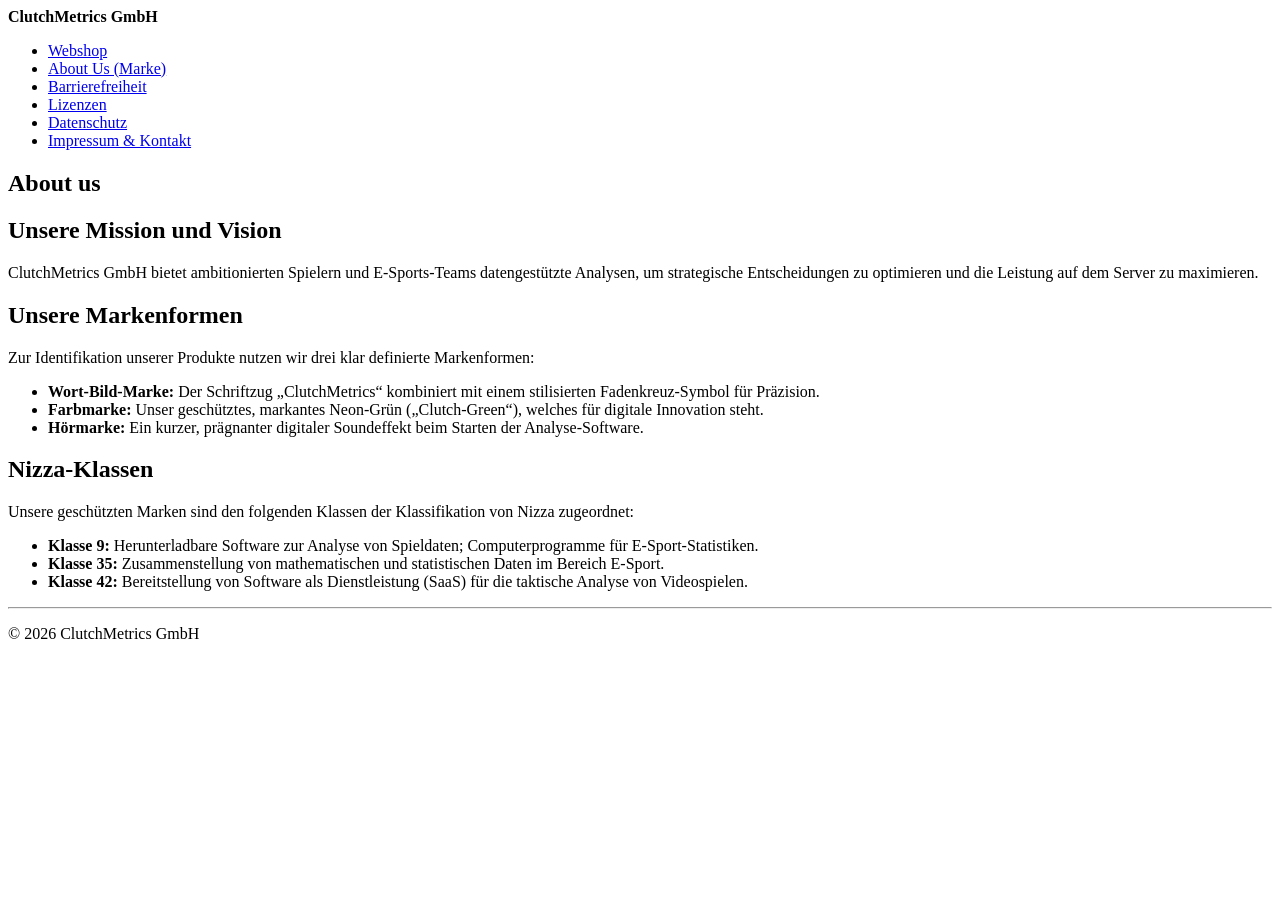
<file: about.html>
<!DOCTYPE html>
<html lang="de">
<head>
    <meta charset="UTF-8">
    <meta name="viewport" content="width=device-width, initial-scale=1.0">
    <title>About Us | ClutchMetrics GmbH</title>
</head>
<body>
    <header>
        <div class="logo"><strong>ClutchMetrics GmbH</strong></div>
        <nav aria-label="Hauptnavigation">
            <ul>
                <li><a href="index.html">Webshop</a></li>
                <li><a href="about.html" aria-current="page">About Us (Marke)</a></li>
                <li><a href="accessibility.html">Barrierefreiheit</a></li>
                <li><a href="license.html">Lizenzen</a></li>
                <li><a href="privacy.html">Datenschutz</a></li>
                <li><a href="impressum.html">Impressum & Kontakt</a></li>
            </ul>
        </nav>
    </header>

    <main>
        <section>
            <h1>About us</h1>
            <h2>Unsere Mission und Vision</h2>
            <p>ClutchMetrics GmbH bietet ambitionierten Spielern und E-Sports-Teams datengestützte Analysen, um strategische Entscheidungen zu optimieren und die Leistung auf dem Server zu maximieren.</p>
        </section>

        <section>
            <h2>Unsere Markenformen</h2>
            <p>Zur Identifikation unserer Produkte nutzen wir drei klar definierte Markenformen:</p>
            <ul>
                <li><strong>Wort-Bild-Marke:</strong> Der Schriftzug „ClutchMetrics“ kombiniert mit einem stilisierten Fadenkreuz-Symbol für Präzision.</li>
                <li><strong>Farbmarke:</strong> Unser geschütztes, markantes Neon-Grün („Clutch-Green“), welches für digitale Innovation steht.</li>
                <li><strong>Hörmarke:</strong> Ein kurzer, prägnanter digitaler Soundeffekt beim Starten der Analyse-Software.</li>
            </ul>
        </section>

        <section>
            <h2>Nizza-Klassen</h2>
            <p>Unsere geschützten Marken sind den folgenden Klassen der Klassifikation von Nizza zugeordnet:</p>
            <ul>
                <li><strong>Klasse 9:</strong> Herunterladbare Software zur Analyse von Spieldaten; Computerprogramme für E-Sport-Statistiken.</li>
                <li><strong>Klasse 35:</strong> Zusammenstellung von mathematischen und statistischen Daten im Bereich E-Sport.</li>
                <li><strong>Klasse 42:</strong> Bereitstellung von Software als Dienstleistung (SaaS) für die taktische Analyse von Videospielen.</li>
            </ul>
        </section>
    </main>

    <footer>
        <hr>
        <p>&copy; 2026 ClutchMetrics GmbH</p>
    </footer>
</body>
</html>
</file>
